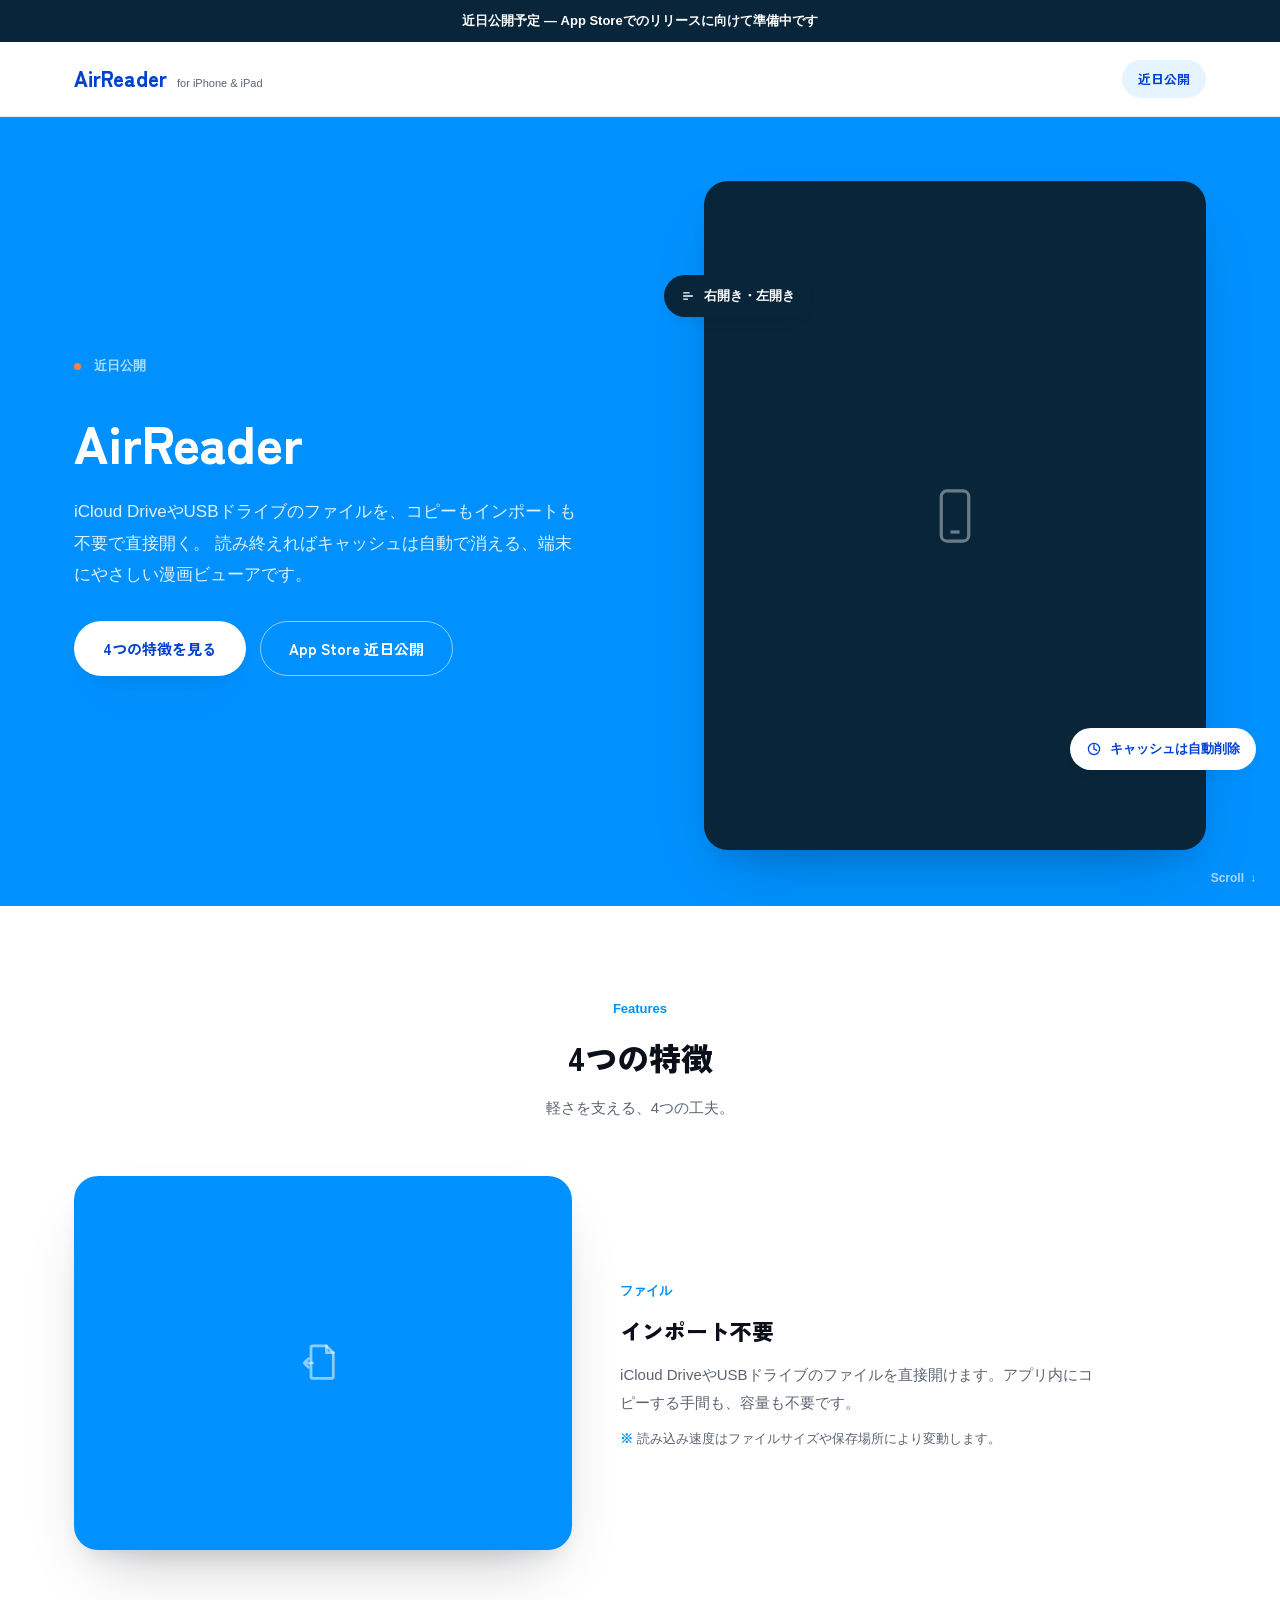
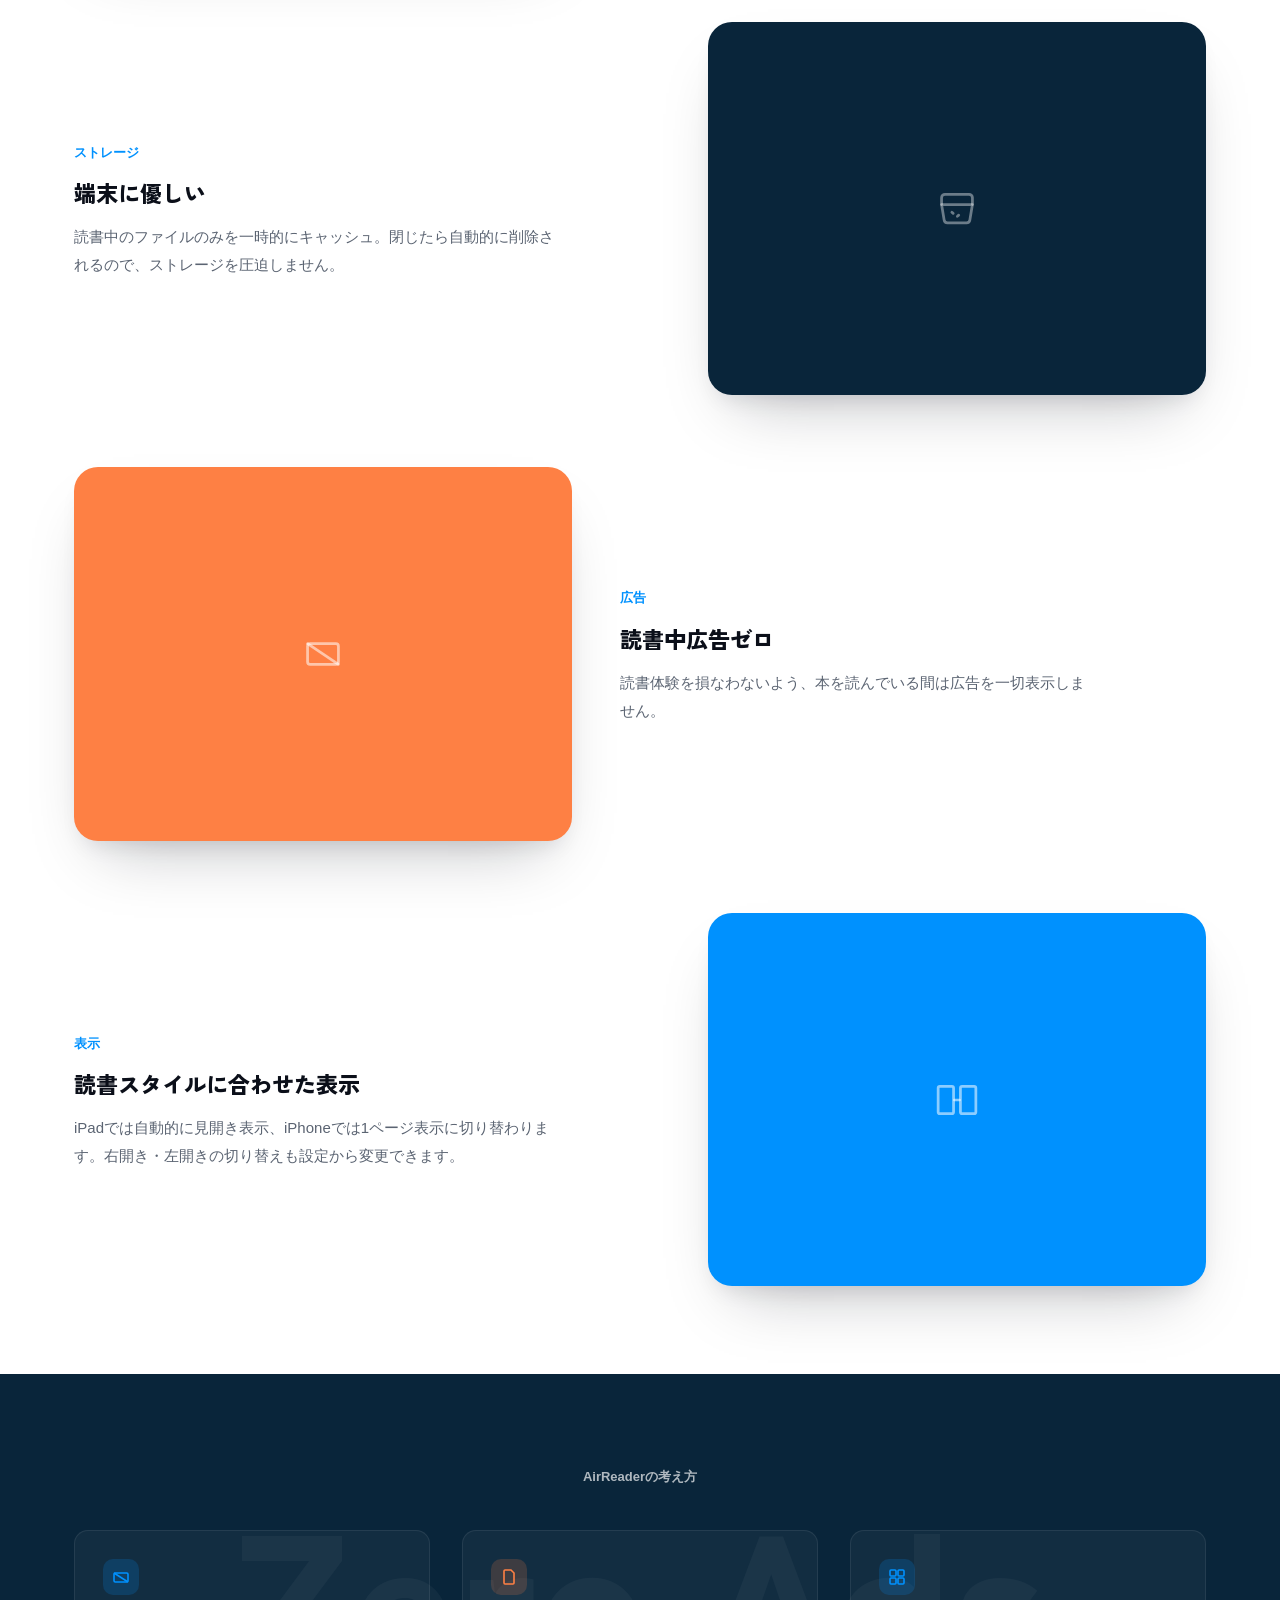
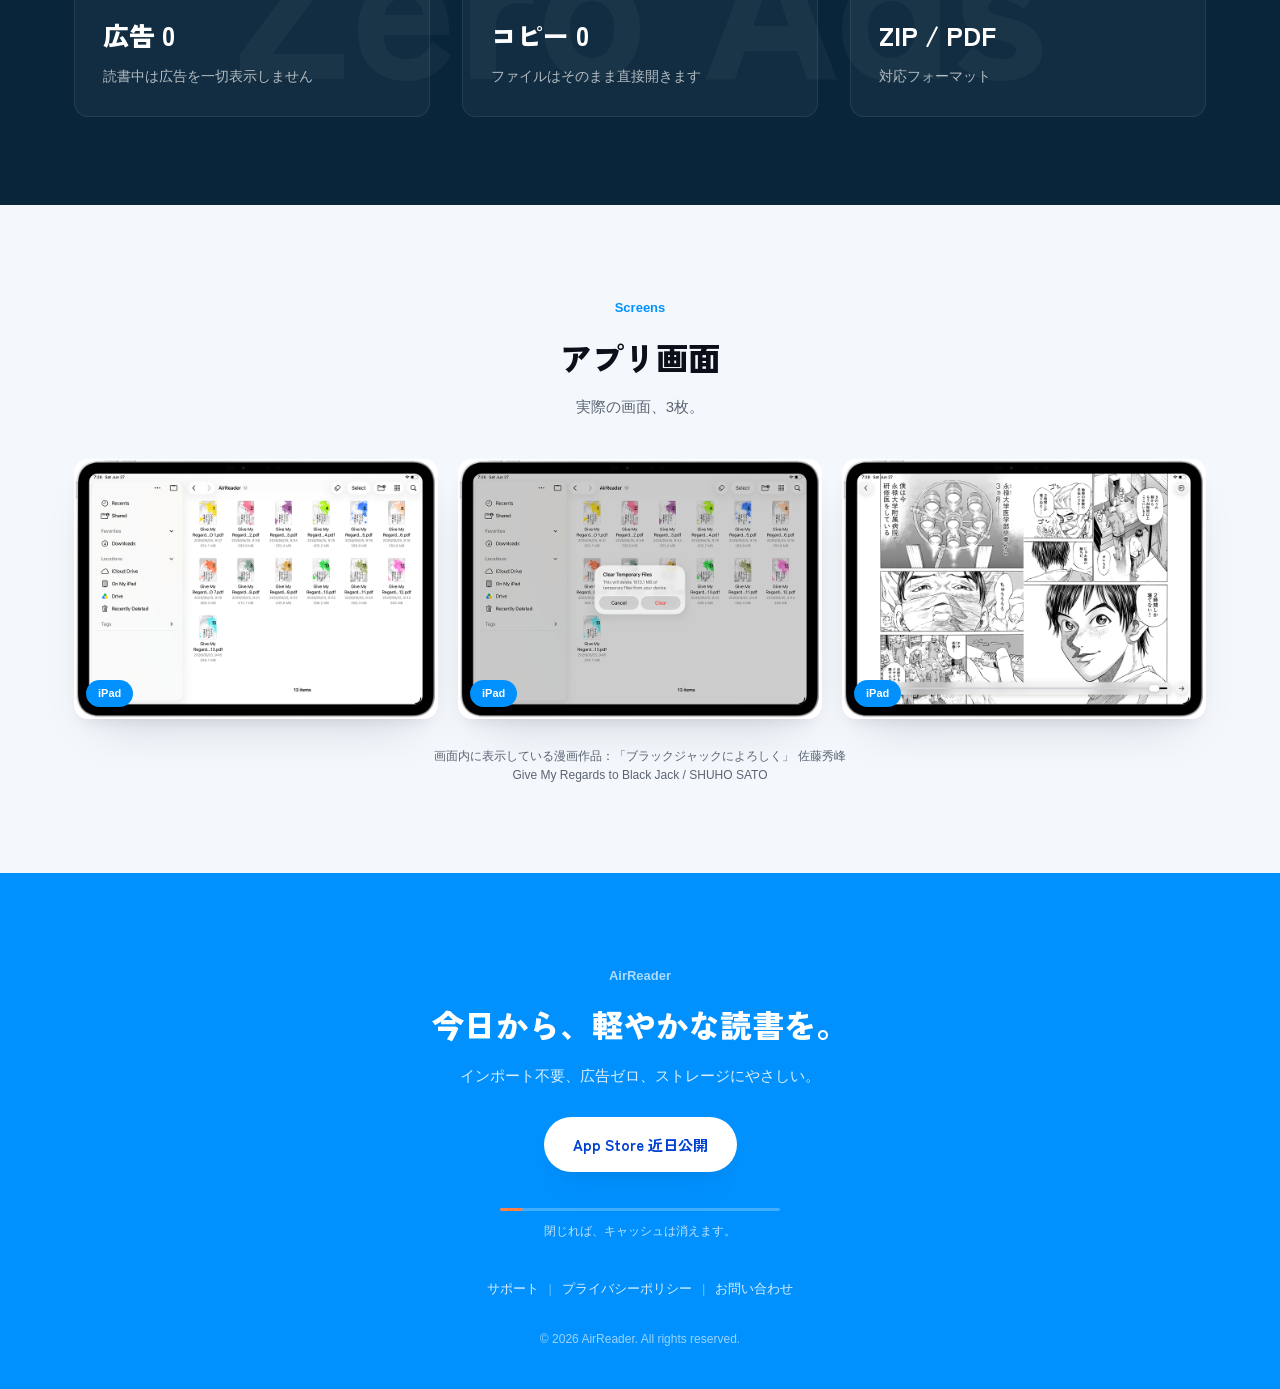
<file: index.html>
<!DOCTYPE html>
<html lang="ja">
<head>
    <meta charset="UTF-8">
    <meta name="viewport" content="width=device-width, initial-scale=1.0">
    <meta name="description" content="AirReader - 端末に優しい漫画リーダー。インポート不要で直接読める、容量を圧迫しない快適な読書体験。">
    <title>AirReader - 端末に優しい漫画リーダー</title>
    <link rel="stylesheet" href="style.css">
</head>
<body>
    <a class="skip-link" href="#main">メインコンテンツへスキップ</a>

    <p class="prelaunch-banner">近日公開予定 — App Storeでのリリースに向けて準備中です</p>

    <header class="masthead">
        <div class="container masthead__inner">
            <a href="index.html" class="masthead__logo">AirReader<span>for iPhone &amp; iPad</span></a>
            <span class="status-badge">近日公開</span>
        </div>
    </header>

    <main id="main">
        <section class="hero">
            <div class="container hero__inner">
                <div class="hero__copy">
                    <p class="eyebrow eyebrow--on-brand"><span class="status-dot" aria-hidden="true"></span>近日公開</p>
                    <h1 class="hero__title">AirReader</h1>
                    <p class="hero__lead">
                        iCloud DriveやUSBドライブのファイルを、コピーもインポートも不要で直接開く。
                        読み終えればキャッシュは自動で消える、端末にやさしい漫画ビューアです。
                    </p>
                    <div class="hero__actions">
                        <a href="#features" class="pill pill--solid-light">4つの特徴を見る</a>
                        <span class="pill pill--ghost-light pill--status">App Store 近日公開</span>
                    </div>
                </div>

                <!-- TODO: 新デザインに合わせた端末モックアップ画像が出来たら、.hero__visual の中身を差し替えてください -->
                <div class="hero__visual">
                    <div class="device-placeholder device-placeholder--hero" aria-hidden="true">
                        <svg viewBox="0 0 28 28" fill="none" stroke="currentColor" stroke-width="1.4">
                            <rect x="8" y="3" width="12" height="22" rx="2.5"/>
                            <path d="M12 21h4"/>
                        </svg>
                    </div>
                    <span class="chip chip--dark chip--pos-a">
                        <svg viewBox="0 0 20 20" fill="none" stroke="currentColor" stroke-width="1.6" aria-hidden="true"><path d="M4 6h8M4 10h12M4 14h6"/></svg>
                        右開き・左開き
                    </span>
                    <span class="chip chip--light chip--pos-b">
                        <svg viewBox="0 0 20 20" fill="none" stroke="currentColor" stroke-width="1.6" aria-hidden="true"><path d="M10 4v6l4 2"/><circle cx="10" cy="10" r="7"/></svg>
                        キャッシュは自動削除
                    </span>
                </div>
            </div>
            <p class="hero__scroll">Scroll<span aria-hidden="true">↓</span></p>
        </section>

        <section class="features" id="features">
            <div class="container features__head">
                <p class="eyebrow">Features</p>
                <h2 class="features__title">4つの特徴</h2>
                <p class="features__sub">軽さを支える、4つの工夫。</p>
            </div>

            <div class="container features__list">
                <div class="feature-row">
                    <!-- TODO: 新デザインに合わせた端末モックアップ画像に差し替え -->
                    <div class="device-placeholder device-placeholder--row device-placeholder--brand">
                        <svg viewBox="0 0 28 28" fill="none" stroke="currentColor" stroke-width="1.6" stroke-linecap="round" stroke-linejoin="round" aria-hidden="true">
                            <path d="M8 4h8l4 4v14a1 1 0 0 1-1 1H8a1 1 0 0 1-1-1V5a1 1 0 0 1 1-1Z"/>
                            <path d="M16 4v4h4"/>
                            <path d="M3 14h5M5.5 11.5 3 14l2.5 2.5"/>
                        </svg>
                    </div>
                    <div class="feature-row__body">
                        <p class="eyebrow">ファイル</p>
                        <h3 class="feature-row__title">インポート不要</h3>
                        <p class="feature-row__text">iCloud DriveやUSBドライブのファイルを直接開けます。アプリ内にコピーする手間も、容量も不要です。</p>
                        <p class="feature-row__note"><span class="note-mark">※</span> 読み込み速度はファイルサイズや保存場所により変動します。</p>
                    </div>
                </div>

                <div class="feature-row feature-row--reverse">
                    <!-- TODO: 新デザインに合わせた端末モックアップ画像に差し替え -->
                    <div class="device-placeholder device-placeholder--row device-placeholder--navy">
                        <svg viewBox="0 0 28 28" fill="none" stroke="currentColor" stroke-width="1.6" stroke-linecap="round" stroke-linejoin="round" aria-hidden="true">
                            <path d="M5 12V8a2 2 0 0 1 2-2h14a2 2 0 0 1 2 2v4"/>
                            <path d="M5 12h18l-1.5 9a2 2 0 0 1-2 1.7H8.5a2 2 0 0 1-2-1.7L5 12Z"/>
                            <path d="M11 16.5 14 19l3-2.5" stroke-dasharray="1 3.2"/>
                        </svg>
                    </div>
                    <div class="feature-row__body">
                        <p class="eyebrow">ストレージ</p>
                        <h3 class="feature-row__title">端末に優しい</h3>
                        <p class="feature-row__text">読書中のファイルのみを一時的にキャッシュ。閉じたら自動的に削除されるので、ストレージを圧迫しません。</p>
                    </div>
                </div>

                <div class="feature-row">
                    <!-- TODO: 新デザインに合わせた端末モックアップ画像に差し替え -->
                    <div class="device-placeholder device-placeholder--row device-placeholder--orange">
                        <svg viewBox="0 0 28 28" fill="none" stroke="currentColor" stroke-width="1.6" stroke-linecap="round" stroke-linejoin="round" aria-hidden="true">
                            <rect x="5" y="8" width="18" height="12" rx="1.5"/>
                            <path d="M5 8l18 12"/>
                        </svg>
                    </div>
                    <div class="feature-row__body">
                        <p class="eyebrow">広告</p>
                        <h3 class="feature-row__title">読書中広告ゼロ</h3>
                        <p class="feature-row__text">読書体験を損なわないよう、本を読んでいる間は広告を一切表示しません。</p>
                    </div>
                </div>

                <div class="feature-row feature-row--reverse">
                    <!-- TODO: 新デザインに合わせた端末モックアップ画像に差し替え -->
                    <div class="device-placeholder device-placeholder--row device-placeholder--brand">
                        <svg viewBox="0 0 28 28" fill="none" stroke="currentColor" stroke-width="1.6" stroke-linecap="round" stroke-linejoin="round" aria-hidden="true">
                            <rect x="3" y="6" width="9" height="16" rx="1"/>
                            <rect x="16" y="6" width="9" height="16" rx="1"/>
                            <path d="M12.5 14h3"/>
                        </svg>
                    </div>
                    <div class="feature-row__body">
                        <p class="eyebrow">表示</p>
                        <h3 class="feature-row__title">読書スタイルに合わせた表示</h3>
                        <p class="feature-row__text">iPadでは自動的に見開き表示、iPhoneでは1ページ表示に切り替わります。右開き・左開きの切り替えも設定から変更できます。</p>
                    </div>
                </div>
            </div>
        </section>

        <section class="value-band">
            <p class="value-band__watermark" aria-hidden="true">Zero Ads</p>
            <div class="container value-band__inner">
                <p class="eyebrow eyebrow--on-brand">AirReaderの考え方</p>
                <div class="value-band__grid">
                    <div class="value-tile">
                        <span class="value-tile__icon value-tile__icon--brand" aria-hidden="true">
                            <svg viewBox="0 0 20 20" fill="none" stroke="currentColor" stroke-width="1.6"><rect x="3" y="6" width="14" height="9" rx="1.2"/><path d="M3 6l14 9"/></svg>
                        </span>
                        <p class="value-tile__num">広告 0</p>
                        <p class="value-tile__label">読書中は広告を一切表示しません</p>
                    </div>
                    <div class="value-tile">
                        <span class="value-tile__icon value-tile__icon--orange" aria-hidden="true">
                            <svg viewBox="0 0 20 20" fill="none" stroke="currentColor" stroke-width="1.6"><path d="M6 3h6l3 3v10a1 1 0 0 1-1 1H6a1 1 0 0 1-1-1V4a1 1 0 0 1 1-1Z"/></svg>
                        </span>
                        <p class="value-tile__num">コピー 0</p>
                        <p class="value-tile__label">ファイルはそのまま直接開きます</p>
                    </div>
                    <div class="value-tile">
                        <span class="value-tile__icon value-tile__icon--brand" aria-hidden="true">
                            <svg viewBox="0 0 20 20" fill="none" stroke="currentColor" stroke-width="1.6"><rect x="3" y="3" width="6" height="6" rx="1"/><rect x="11" y="3" width="6" height="6" rx="1"/><rect x="3" y="11" width="6" height="6" rx="1"/><rect x="11" y="11" width="6" height="6" rx="1"/></svg>
                        </span>
                        <p class="value-tile__num">ZIP / PDF</p>
                        <p class="value-tile__label">対応フォーマット</p>
                    </div>
                </div>
            </div>
        </section>

        <section class="gallery">
            <div class="container gallery__head">
                <p class="eyebrow">Screens</p>
                <h2 class="gallery__title">アプリ画面</h2>
                <p class="gallery__sub">実際の画面、3枚。</p>
            </div>
            <div class="container gallery__grid">
                <div class="float-card">
                    <img src="iPad_1.png" alt="iPadのファイル一覧画面のスクリーンショット">
                    <span class="float-card__tag">iPad</span>
                </div>
                <div class="float-card">
                    <img src="iPad_2.png" alt="iPadでキャッシュ削除を確認するダイアログのスクリーンショット">
                    <span class="float-card__tag">iPad</span>
                </div>
                <div class="float-card">
                    <img src="iPad_3.png" alt="iPadで漫画を見開き表示しているスクリーンショット">
                    <span class="float-card__tag">iPad</span>
                </div>
            </div>
            <p class="container gallery__credit">
                画面内に表示している漫画作品：「ブラックジャックによろしく」 佐藤秀峰<br>
                Give My Regards to Black Jack / SHUHO SATO
            </p>
        </section>
    </main>

    <footer class="closing">
        <div class="container">
            <p class="eyebrow eyebrow--on-brand">AirReader</p>
            <h2 class="closing__title">今日から、軽やかな読書を。</h2>
            <p class="closing__lead">インポート不要、広告ゼロ、ストレージにやさしい。</p>
            <!-- TODO: 公開後、ここに実際のApp StoreのリンクをCTAとして設置してください -->
            <span class="pill pill--solid-light pill--status">App Store 近日公開</span>

            <div class="cache-bar" data-cache-bar>
                <div class="cache-bar__track" aria-hidden="true"><div class="cache-bar__fill"></div></div>
                <p class="cache-bar__caption">閉じれば、キャッシュは消えます。</p>
            </div>

            <div class="closing__links">
                <a href="support.html">サポート</a>
                <span class="closing__divider">|</span>
                <a href="privacy-policy.html">プライバシーポリシー</a>
                <span class="closing__divider">|</span>
                <button type="button" class="link-button" data-email-link>お問い合わせ</button>
            </div>
            <p class="closing__copyright">&copy; 2026 AirReader. All rights reserved.</p>
        </div>
    </footer>

    <script>
        (function () {
            var bar = document.querySelector('[data-cache-bar]');
            if (!bar || !('IntersectionObserver' in window)) return;
            var observer = new IntersectionObserver(function (entries) {
                entries.forEach(function (entry) {
                    if (entry.isIntersecting) {
                        bar.classList.add('is-visible');
                        observer.disconnect();
                    }
                });
            }, { threshold: 0.6 });
            observer.observe(bar);
        })();
    </script>
    <script src="contact.js" defer></script>
</body>
</html>
</file>
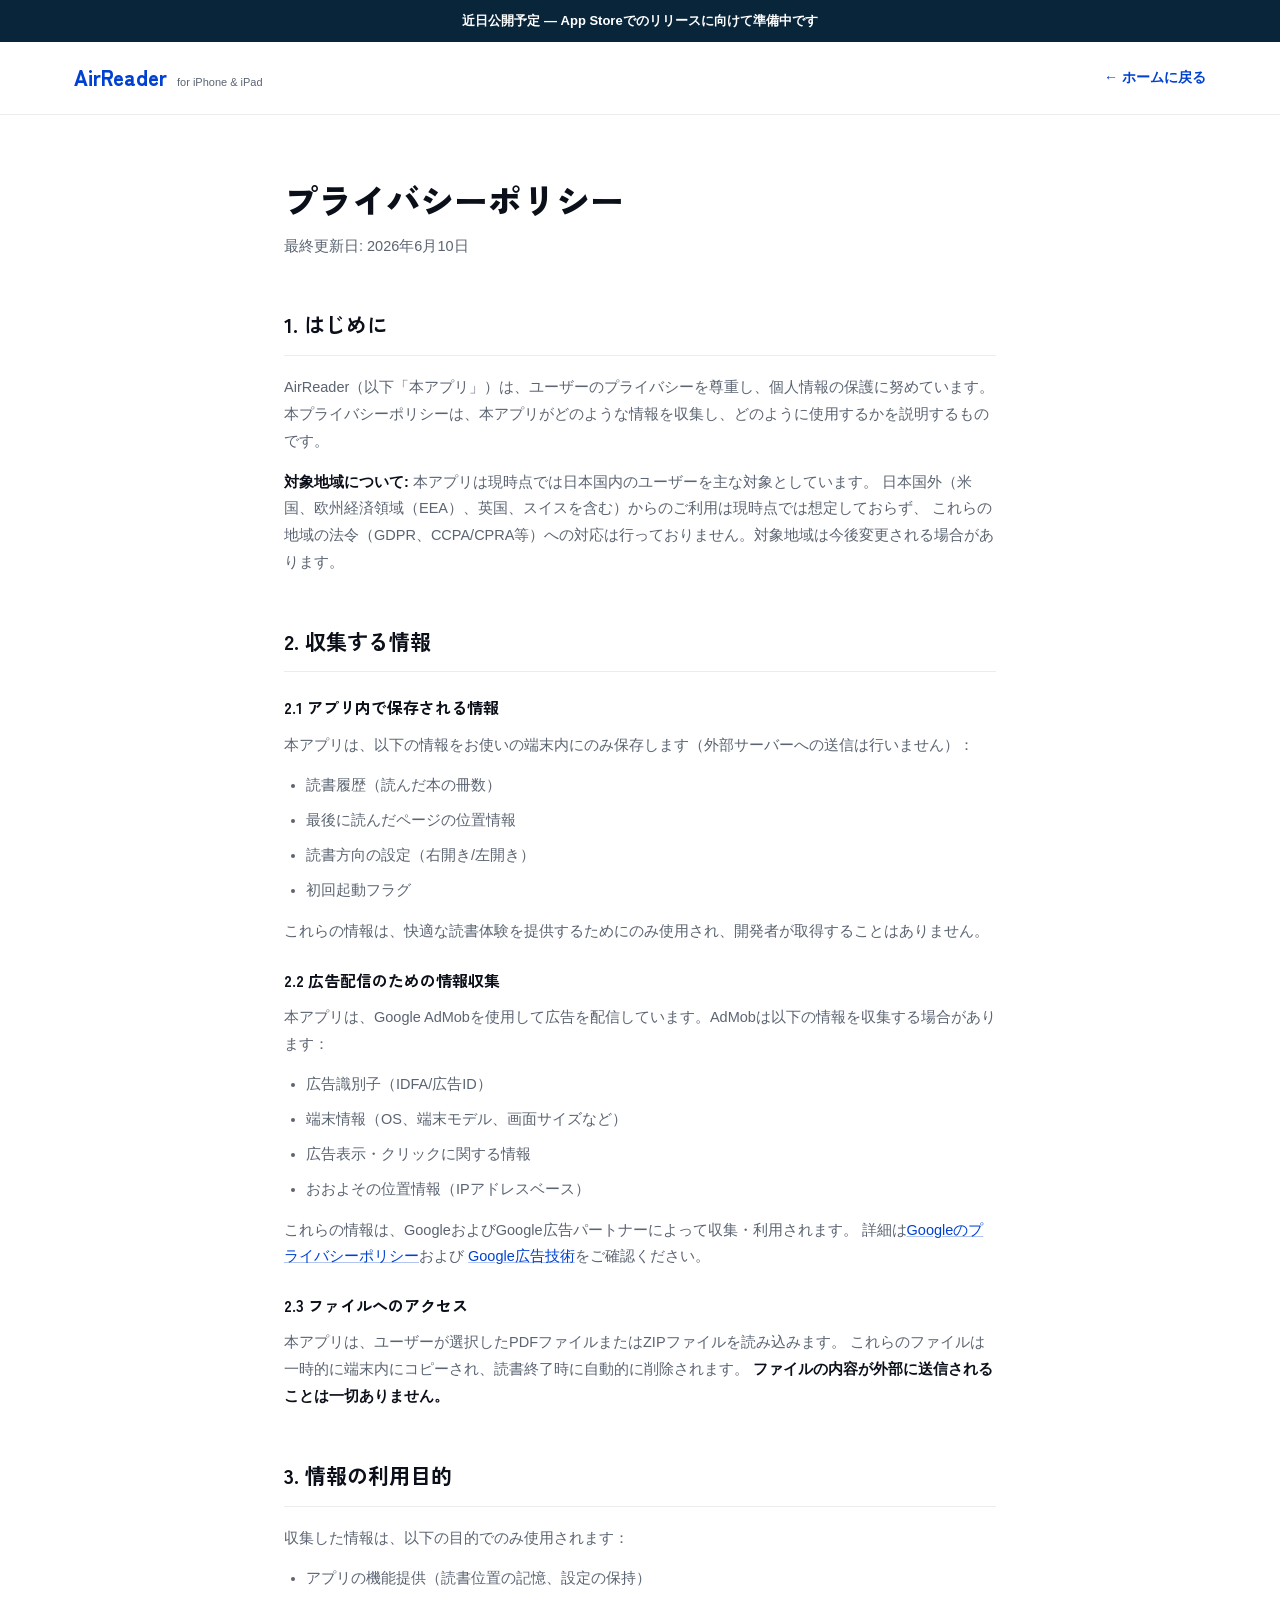
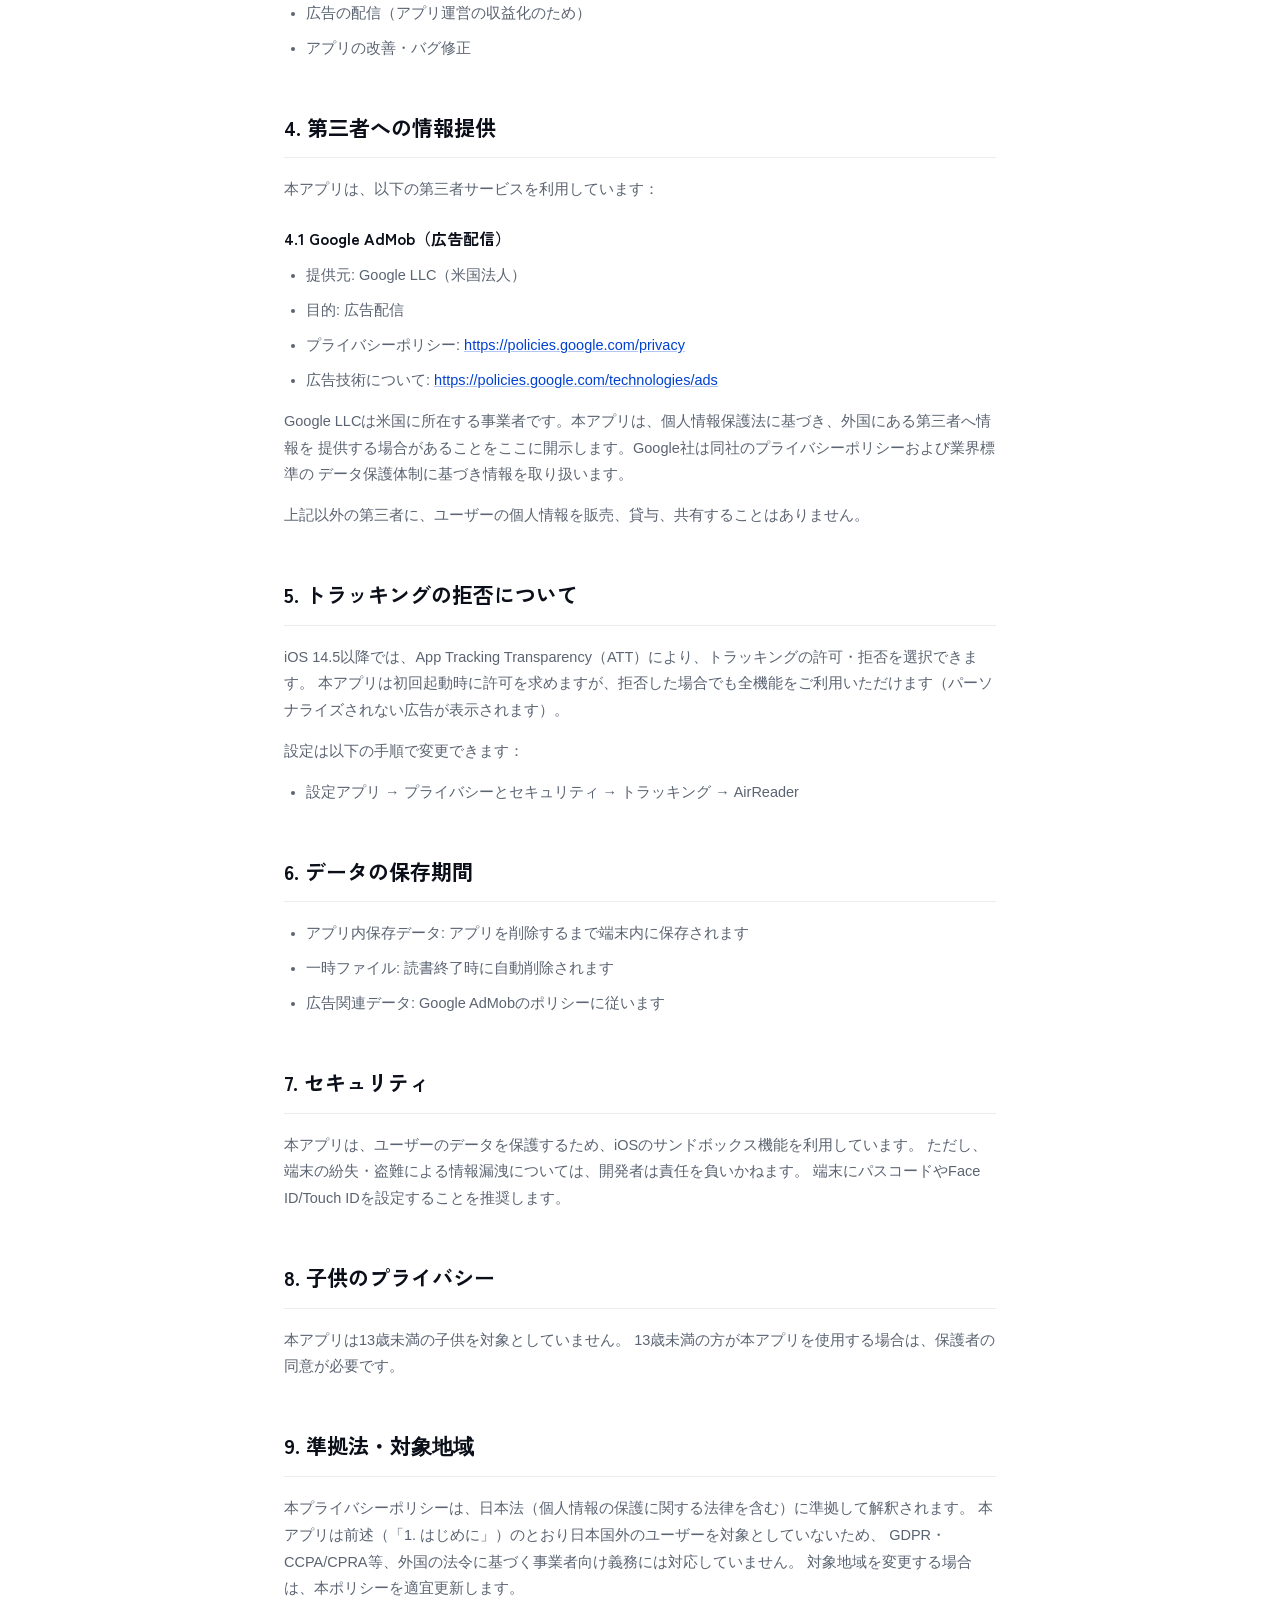
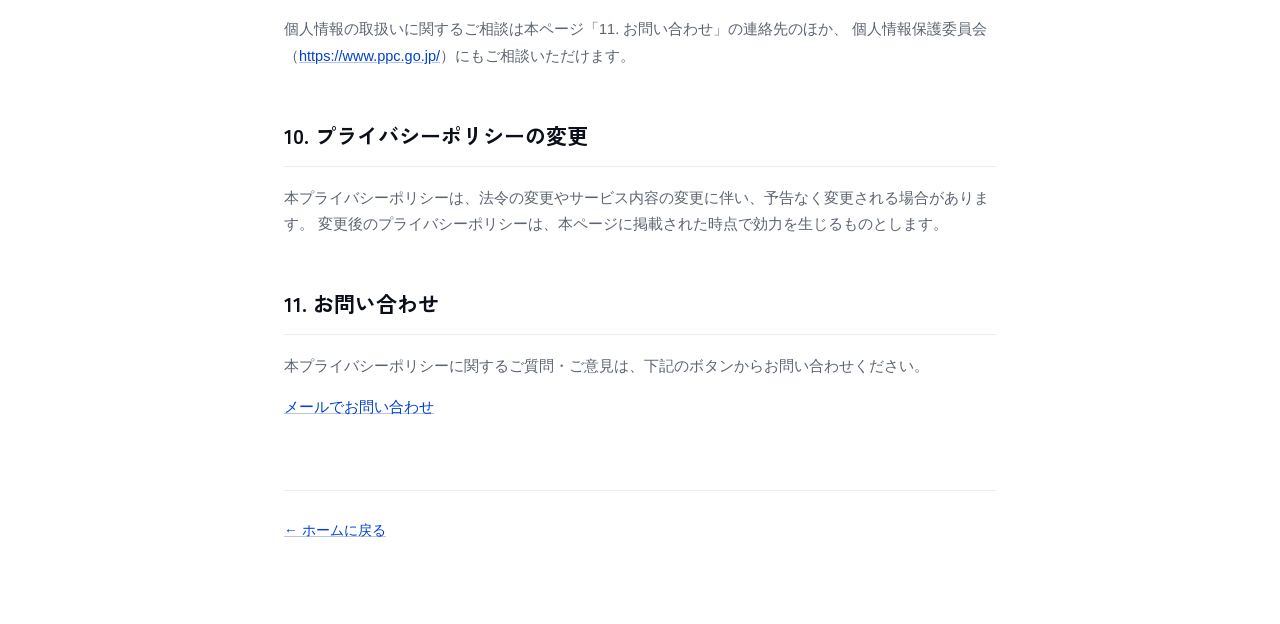
<file: privacy-policy.html>
<!--
    NOTE: このファイルはテンプレートです。法的助言ではありません。
    公開前に必ず内容を確認し、実際の状況に合わせて更新してください。
    特に「最終更新日」「連絡先メールアドレス」「利用する第三者サービス」は要確認です。
-->
<!DOCTYPE html>
<html lang="ja">
<head>
    <meta charset="UTF-8">
    <meta name="viewport" content="width=device-width, initial-scale=1.0">
    <meta name="description" content="AirReader プライバシーポリシー - 収集する情報、広告配信（Google AdMob）、トラッキングに関する説明。">
    <title>プライバシーポリシー - AirReader</title>
    <link rel="stylesheet" href="style.css">
</head>
<body>
    <a class="skip-link" href="#main">メインコンテンツへスキップ</a>

    <p class="prelaunch-banner">近日公開予定 — App Storeでのリリースに向けて準備中です</p>

    <header class="masthead">
        <div class="container masthead__inner">
            <a href="index.html" class="masthead__logo">AirReader<span>for iPhone &amp; iPad</span></a>
            <a href="index.html" class="masthead__back">← ホームに戻る</a>
        </div>
    </header>

    <div class="page-content" id="main">
        <h1>プライバシーポリシー</h1>
        <!-- TODO: 公開前に最終更新日を確認・更新してください -->
        <p class="page-meta">最終更新日: 2026年6月10日</p>

        <h2>1. はじめに</h2>
        <p>
            AirReader（以下「本アプリ」）は、ユーザーのプライバシーを尊重し、個人情報の保護に努めています。
            本プライバシーポリシーは、本アプリがどのような情報を収集し、どのように使用するかを説明するものです。
        </p>
        <p>
            <strong>対象地域について:</strong> 本アプリは現時点では日本国内のユーザーを主な対象としています。
            日本国外（米国、欧州経済領域（EEA）、英国、スイスを含む）からのご利用は現時点では想定しておらず、
            これらの地域の法令（GDPR、CCPA/CPRA等）への対応は行っておりません。対象地域は今後変更される場合があります。
        </p>

        <h2>2. 収集する情報</h2>

        <h3>2.1 アプリ内で保存される情報</h3>
        <p>本アプリは、以下の情報をお使いの端末内にのみ保存します（外部サーバーへの送信は行いません）：</p>
        <ul>
            <li>読書履歴（読んだ本の冊数）</li>
            <li>最後に読んだページの位置情報</li>
            <li>読書方向の設定（右開き/左開き）</li>
            <li>初回起動フラグ</li>
        </ul>
        <p>これらの情報は、快適な読書体験を提供するためにのみ使用され、開発者が取得することはありません。</p>

        <h3>2.2 広告配信のための情報収集</h3>
        <p>本アプリは、Google AdMobを使用して広告を配信しています。AdMobは以下の情報を収集する場合があります：</p>
        <ul>
            <li>広告識別子（IDFA/広告ID）</li>
            <li>端末情報（OS、端末モデル、画面サイズなど）</li>
            <li>広告表示・クリックに関する情報</li>
            <li>おおよその位置情報（IPアドレスベース）</li>
        </ul>
        <p>
            これらの情報は、GoogleおよびGoogle広告パートナーによって収集・利用されます。
            詳細は<a href="https://policies.google.com/privacy" target="_blank">Googleのプライバシーポリシー</a>および
            <a href="https://policies.google.com/technologies/ads" target="_blank">Google広告技術</a>をご確認ください。
        </p>

        <h3>2.3 ファイルへのアクセス</h3>
        <p>
            本アプリは、ユーザーが選択したPDFファイルまたはZIPファイルを読み込みます。
            これらのファイルは一時的に端末内にコピーされ、読書終了時に自動的に削除されます。
            <strong>ファイルの内容が外部に送信されることは一切ありません。</strong>
        </p>

        <h2>3. 情報の利用目的</h2>
        <p>収集した情報は、以下の目的でのみ使用されます：</p>
        <ul>
            <li>アプリの機能提供（読書位置の記憶、設定の保持）</li>
            <li>広告の配信（アプリ運営の収益化のため）</li>
            <li>アプリの改善・バグ修正</li>
        </ul>

        <h2>4. 第三者への情報提供</h2>
        <p>本アプリは、以下の第三者サービスを利用しています：</p>

        <h3>4.1 Google AdMob（広告配信）</h3>
        <ul>
            <li>提供元: Google LLC（米国法人）</li>
            <li>目的: 広告配信</li>
            <li>プライバシーポリシー: <a href="https://policies.google.com/privacy" target="_blank">https://policies.google.com/privacy</a></li>
            <li>広告技術について: <a href="https://policies.google.com/technologies/ads" target="_blank">https://policies.google.com/technologies/ads</a></li>
        </ul>
        <p>
            Google LLCは米国に所在する事業者です。本アプリは、個人情報保護法に基づき、外国にある第三者へ情報を
            提供する場合があることをここに開示します。Google社は同社のプライバシーポリシーおよび業界標準の
            データ保護体制に基づき情報を取り扱います。
        </p>
        <p>
            上記以外の第三者に、ユーザーの個人情報を販売、貸与、共有することはありません。
        </p>

        <h2>5. トラッキングの拒否について</h2>
        <p>
            iOS 14.5以降では、App Tracking Transparency（ATT）により、トラッキングの許可・拒否を選択できます。
            本アプリは初回起動時に許可を求めますが、拒否した場合でも全機能をご利用いただけます（パーソナライズされない広告が表示されます）。
        </p>
        <p>設定は以下の手順で変更できます：</p>
        <ul>
            <li>設定アプリ → プライバシーとセキュリティ → トラッキング → AirReader</li>
        </ul>

        <h2>6. データの保存期間</h2>
        <ul>
            <li>アプリ内保存データ: アプリを削除するまで端末内に保存されます</li>
            <li>一時ファイル: 読書終了時に自動削除されます</li>
            <li>広告関連データ: Google AdMobのポリシーに従います</li>
        </ul>

        <h2>7. セキュリティ</h2>
        <p>
            本アプリは、ユーザーのデータを保護するため、iOSのサンドボックス機能を利用しています。
            ただし、端末の紛失・盗難による情報漏洩については、開発者は責任を負いかねます。
            端末にパスコードやFace ID/Touch IDを設定することを推奨します。
        </p>

        <h2>8. 子供のプライバシー</h2>
        <p>
            本アプリは13歳未満の子供を対象としていません。
            13歳未満の方が本アプリを使用する場合は、保護者の同意が必要です。
        </p>

        <h2>9. 準拠法・対象地域</h2>
        <p>
            本プライバシーポリシーは、日本法（個人情報の保護に関する法律を含む）に準拠して解釈されます。
            本アプリは前述（「1. はじめに」）のとおり日本国外のユーザーを対象としていないため、
            GDPR・CCPA/CPRA等、外国の法令に基づく事業者向け義務には対応していません。
            対象地域を変更する場合は、本ポリシーを適宜更新します。
        </p>
        <p>
            個人情報の取扱いに関するご相談は本ページ「11. お問い合わせ」の連絡先のほか、
            個人情報保護委員会（<a href="https://www.ppc.go.jp/" target="_blank">https://www.ppc.go.jp/</a>）にもご相談いただけます。
        </p>

        <h2>10. プライバシーポリシーの変更</h2>
        <p>
            本プライバシーポリシーは、法令の変更やサービス内容の変更に伴い、予告なく変更される場合があります。
            変更後のプライバシーポリシーは、本ページに掲載された時点で効力を生じるものとします。
        </p>

        <h2>11. お問い合わせ</h2>
        <p>
            本プライバシーポリシーに関するご質問・ご意見は、下記のボタンからお問い合わせください。
        </p>
        <p>
            <button type="button" class="link-button" data-email-link>メールでお問い合わせ</button>
        </p>

        <a href="index.html" class="back-link">← ホームに戻る</a>
    </div>
    <script src="contact.js" defer></script>
</body>
</html>
</file>
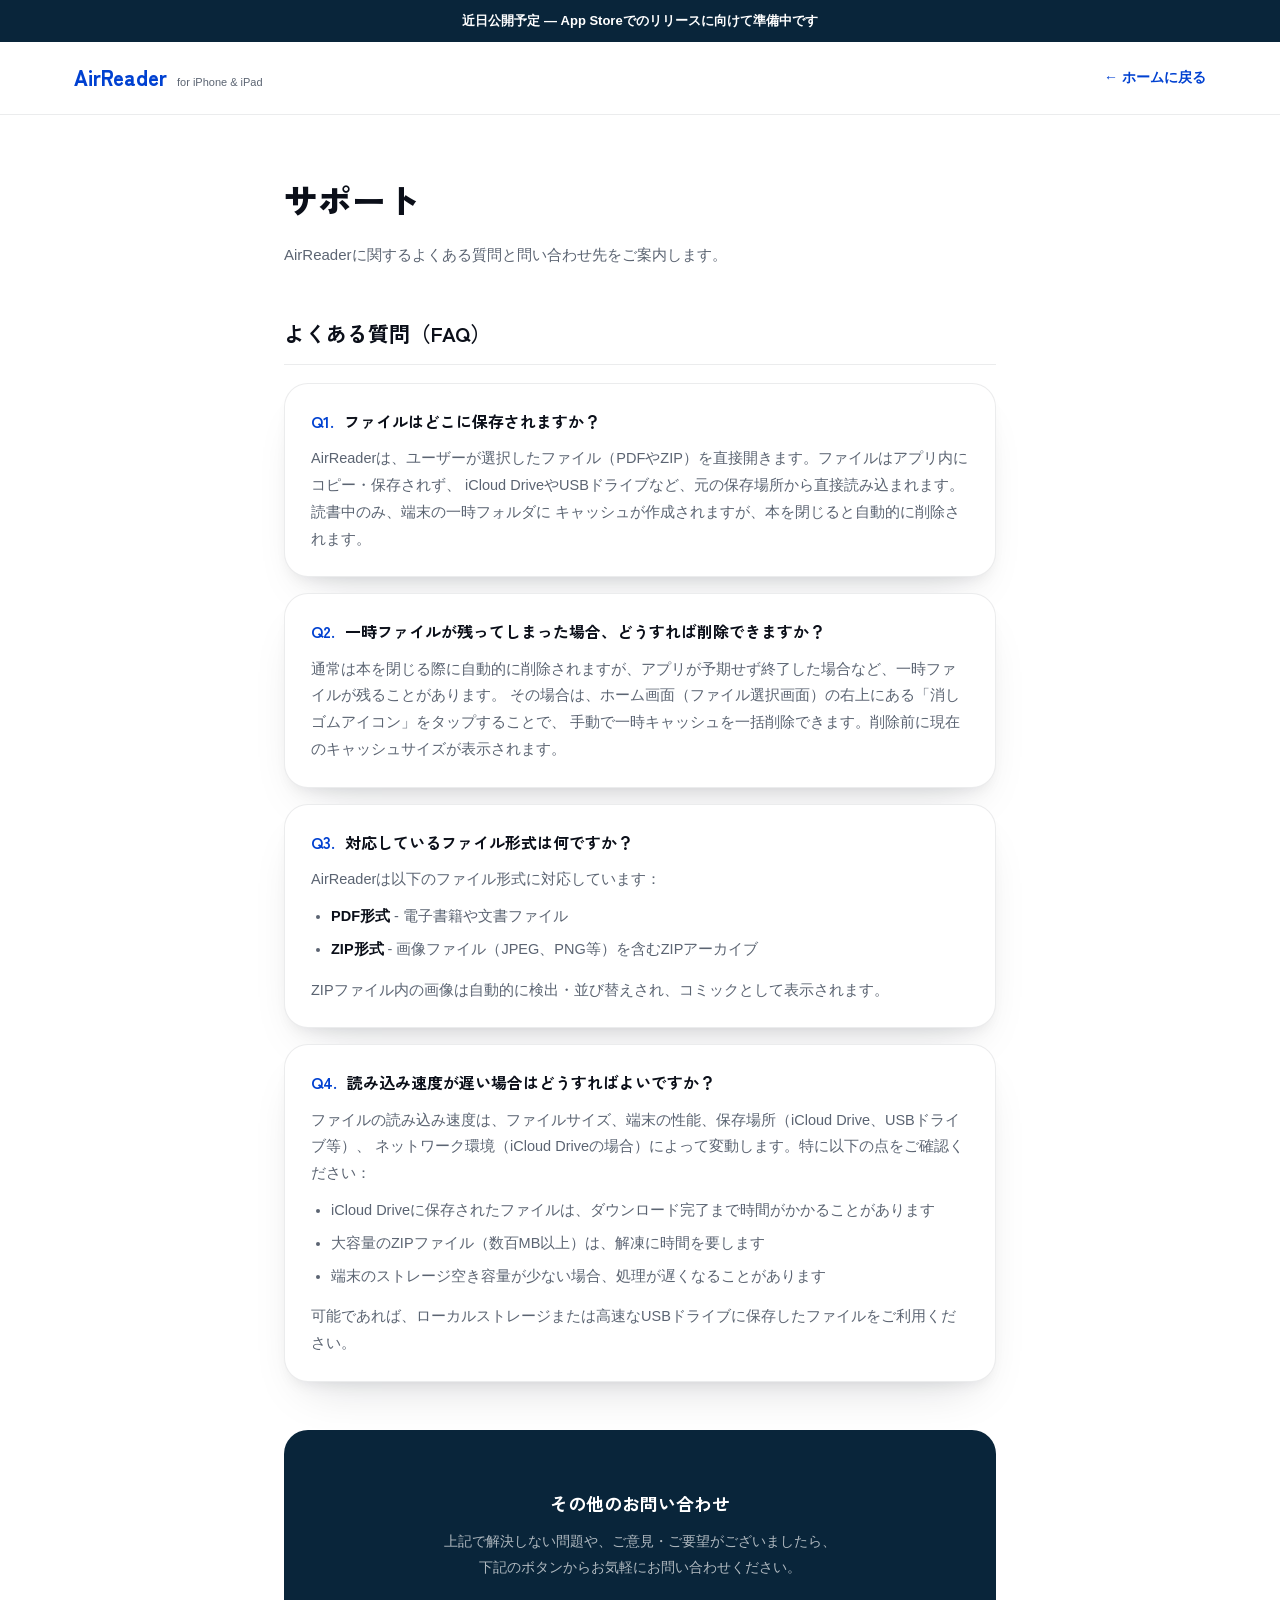
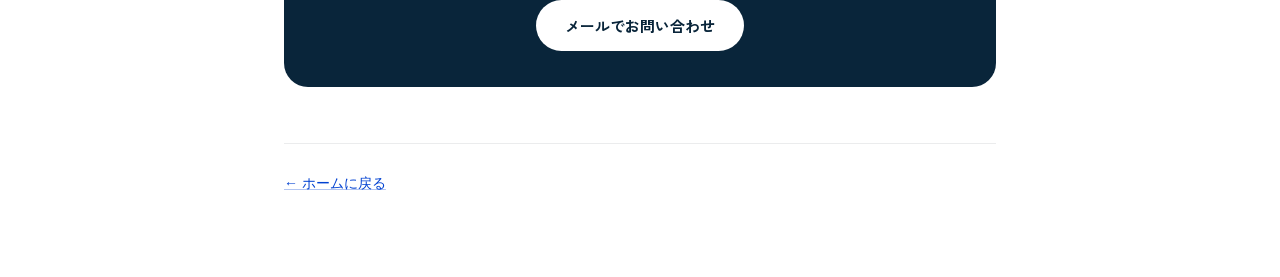
<file: support.html>
<!DOCTYPE html>
<html lang="ja">
<head>
    <meta charset="UTF-8">
    <meta name="viewport" content="width=device-width, initial-scale=1.0">
    <meta name="description" content="AirReader サポート - よくある質問と問い合わせ先">
    <title>サポート - AirReader</title>
    <link rel="stylesheet" href="style.css">
</head>
<body>
    <a class="skip-link" href="#main">メインコンテンツへスキップ</a>

    <p class="prelaunch-banner">近日公開予定 — App Storeでのリリースに向けて準備中です</p>

    <header class="masthead">
        <div class="container masthead__inner">
            <a href="index.html" class="masthead__logo">AirReader<span>for iPhone &amp; iPad</span></a>
            <a href="index.html" class="masthead__back">← ホームに戻る</a>
        </div>
    </header>

    <div class="page-content" id="main">
        <h1>サポート</h1>
        <p class="page-lede">AirReaderに関するよくある質問と問い合わせ先をご案内します。</p>

        <h2>よくある質問（FAQ）</h2>

        <div class="faq-item">
            <div class="faq-q"><span class="faq-tag">Q1.</span> ファイルはどこに保存されますか？</div>
            <div class="faq-a">
                AirReaderは、ユーザーが選択したファイル（PDFやZIP）を直接開きます。ファイルはアプリ内にコピー・保存されず、
                iCloud DriveやUSBドライブなど、元の保存場所から直接読み込まれます。読書中のみ、端末の一時フォルダに
                キャッシュが作成されますが、本を閉じると自動的に削除されます。
            </div>
        </div>

        <div class="faq-item">
            <div class="faq-q"><span class="faq-tag">Q2.</span> 一時ファイルが残ってしまった場合、どうすれば削除できますか？</div>
            <div class="faq-a">
                通常は本を閉じる際に自動的に削除されますが、アプリが予期せず終了した場合など、一時ファイルが残ることがあります。
                その場合は、ホーム画面（ファイル選択画面）の右上にある「消しゴムアイコン」をタップすることで、
                手動で一時キャッシュを一括削除できます。削除前に現在のキャッシュサイズが表示されます。
            </div>
        </div>

        <div class="faq-item">
            <div class="faq-q"><span class="faq-tag">Q3.</span> 対応しているファイル形式は何ですか？</div>
            <div class="faq-a">
                AirReaderは以下のファイル形式に対応しています：
                <ul>
                    <li><strong>PDF形式</strong> - 電子書籍や文書ファイル</li>
                    <li><strong>ZIP形式</strong> - 画像ファイル（JPEG、PNG等）を含むZIPアーカイブ</li>
                </ul>
                ZIPファイル内の画像は自動的に検出・並び替えされ、コミックとして表示されます。
            </div>
        </div>

        <div class="faq-item">
            <div class="faq-q"><span class="faq-tag">Q4.</span> 読み込み速度が遅い場合はどうすればよいですか？</div>
            <div class="faq-a">
                ファイルの読み込み速度は、ファイルサイズ、端末の性能、保存場所（iCloud Drive、USBドライブ等）、
                ネットワーク環境（iCloud Driveの場合）によって変動します。特に以下の点をご確認ください：
                <ul>
                    <li>iCloud Driveに保存されたファイルは、ダウンロード完了まで時間がかかることがあります</li>
                    <li>大容量のZIPファイル（数百MB以上）は、解凍に時間を要します</li>
                    <li>端末のストレージ空き容量が少ない場合、処理が遅くなることがあります</li>
                </ul>
                可能であれば、ローカルストレージまたは高速なUSBドライブに保存したファイルをご利用ください。
            </div>
        </div>

        <div class="contact-box">
            <h3>その他のお問い合わせ</h3>
            <p>
                上記で解決しない問題や、ご意見・ご要望がございましたら、<br>
                下記のボタンからお気軽にお問い合わせください。
            </p>
            <button type="button" class="pill" data-email-link>メールでお問い合わせ</button>
        </div>

        <a href="index.html" class="back-link">← ホームに戻る</a>
    </div>
    <script src="contact.js" defer></script>
</body>
</html>
</file>
<file: style.css>
/* ============================================================
   AirReader — Design system: "Brand Blue"
   参照（payn.io）のテイスト — 鮮やかなブランドブルー、ピル型ボタン、
   太い見出し、写真/モックアップ+浮遊チップのヒーロー、濃紺の数値帯 —
   をAirReaderの実際のコピーと機能に合わせて再構成。
   ============================================================ */

* {
    margin: 0;
    padding: 0;
    box-sizing: border-box;
}

/* 見出し用フォント: 自前ホスティング（見出しで実際に使う文字のみのサブセット）
   外部CDNには通信せず、本文は引き続きシステムフォントでオフライン安定性を保つ */
@font-face {
    font-family: 'Zen Kaku Gothic New';
    font-style: normal;
    font-weight: 700;
    font-display: swap;
    src: url('fonts/ZenKakuGothicNew-700.woff2') format('woff2');
}

@font-face {
    font-family: 'Zen Kaku Gothic New';
    font-style: normal;
    font-weight: 900;
    font-display: swap;
    src: url('fonts/ZenKakuGothicNew-900.woff2') format('woff2');
}

:root {
    /* --- color: 鮮やかなブランドブルーを主役に、ネイビーを一箇所だけの濃色アンカー、
       オレンジを控えめな第二アクセントとして使う --- */
    --brand: #0091FE;
    --brand-deep: #0041D1;
    --navy: #09253A;
    --orange: #FE8044;

    --white: #FFFFFF;
    --paper: #FFFFFF;       /* page / section background */
    --paper-tint: #F4F8FD;  /* very light blue-tinted alt section background */
    --line: rgba(11, 15, 25, 0.08);

    --ink: #0B0F19;
    --ink-soft: #5B6472;

    /* text-on-brand: 大きい太字見出し・ボタンのみに使う（本文サイズには使わない） */
    --on-brand: #FFFFFF;
    --on-navy: #FFFFFF;
    --on-navy-soft: rgba(255, 255, 255, 0.68);

    --radius: 24px;
    --radius-sm: 14px;
    --shadow: 0 24px 48px -24px rgba(11, 15, 25, 0.18), 0 8px 16px -8px rgba(11, 15, 25, 0.10);
    --shadow-deep: 0 32px 64px -28px rgba(11, 15, 25, 0.28), 0 12px 24px -12px rgba(11, 15, 25, 0.14);

    --z-skip-link: 100;

    --font-display: 'Zen Kaku Gothic New', -apple-system, 'Hiragino Sans', 'Hiragino Kaku Gothic ProN', sans-serif;
    --font-body: -apple-system, 'Hiragino Kaku Gothic ProN', 'Hiragino Sans', sans-serif;
}

/* このサイトはブランドカラー主体の固定デザイン（参照サイトと同様、OSのダーク
   モードに応じた配色反転は行わない）。本文の読みやすさのみ、わずかに調整する。 */
@media (prefers-color-scheme: dark) {
    :root {
        --ink-soft: #6B7480;
    }
}

html {
    scroll-behavior: smooth;
}

@media (prefers-reduced-motion: reduce) {
    html {
        scroll-behavior: auto;
    }
    *, *::before, *::after {
        animation-duration: 0.001ms !important;
        animation-iteration-count: 1 !important;
        transition-duration: 0.001ms !important;
    }
}

body {
    font-family: var(--font-body);
    background-color: var(--paper);
    color: var(--ink);
    line-height: 1.7;
    -webkit-font-smoothing: antialiased;
}

a {
    color: var(--brand);
}

img {
    max-width: 100%;
}

:focus-visible {
    outline: 3px solid var(--brand-deep);
    outline-offset: 2px;
}

.hero :focus-visible,
.value-band :focus-visible,
.closing :focus-visible {
    outline-color: var(--white);
}

.skip-link {
    position: absolute;
    left: -999px;
    top: 0;
    background: var(--ink);
    color: var(--white);
    padding: 10px 16px;
    z-index: var(--z-skip-link);
}

.skip-link:focus {
    left: 12px;
    top: 12px;
}

.container {
    max-width: 1180px;
    margin: 0 auto;
    padding: 0 24px;
}

.eyebrow {
    font-size: 13px;
    font-weight: 700;
    color: var(--brand);
    display: inline-flex;
    align-items: center;
    gap: 6px;
    margin-bottom: 10px;
}

.eyebrow--on-brand {
    color: var(--on-navy-soft);
}

h1, h2, h3,
.hero__title, .features__title, .gallery__title, .closing__title {
    text-wrap: balance;
}

p, .hero__lead, .feature-row__text, .page-content p, .faq-a, .closing__lead {
    text-wrap: pretty;
}

/* ============================================================
   ピル型ボタン
   ============================================================ */

.pill {
    display: inline-flex;
    align-items: center;
    gap: 8px;
    font-family: var(--font-display);
    font-weight: 700;
    font-size: 15px;
    text-decoration: none;
    padding: 14px 28px;
    border-radius: 999px;
    border: 1.5px solid transparent;
    transition: color 150ms ease-out, background-color 150ms ease-out, border-color 150ms ease-out, box-shadow 150ms ease-out;
}

.pill--outline {
    border-color: var(--brand);
    color: var(--brand);
    background: transparent;
}

.pill--outline:hover,
.pill--outline:focus-visible {
    background: var(--brand);
    color: var(--on-brand);
}

.pill--solid-light {
    background: var(--white);
    color: var(--brand-deep);
    box-shadow: var(--shadow);
}

.pill--solid-light:hover,
.pill--solid-light:focus-visible {
    background: var(--navy);
    color: var(--white);
}

.pill--ghost-light {
    border-color: rgba(255, 255, 255, 0.55);
    color: var(--on-brand);
    background: transparent;
}

.pill--ghost-light:hover,
.pill--ghost-light:focus-visible {
    background: rgba(255, 255, 255, 0.16);
    border-color: var(--white);
}

/* ============================================================
   公開前バナー / ステータス表示
   ============================================================ */

.prelaunch-banner {
    background: var(--navy);
    color: var(--white);
    text-align: center;
    font-size: 13px;
    font-weight: 700;
    padding: 10px 16px;
}

.status-badge {
    display: inline-flex;
    align-items: center;
    font-family: var(--font-display);
    font-weight: 700;
    font-size: 13px;
    color: var(--brand-deep);
    background: rgba(0, 145, 254, 0.10);
    padding: 8px 16px;
    border-radius: 999px;
}

.status-dot {
    width: 7px;
    height: 7px;
    border-radius: 50%;
    background: var(--orange);
    display: inline-block;
    margin-right: 7px;
}

.pill--status {
    cursor: default;
    pointer-events: none;
}

/* ============================================================
   マストヘッド
   ============================================================ */

.masthead {
    background: var(--white);
    border-bottom: 1px solid var(--line);
    padding: 18px 0;
}

.masthead__inner {
    display: flex;
    align-items: center;
    justify-content: space-between;
    flex-wrap: wrap;
    gap: 12px;
}

.masthead__logo {
    font-family: var(--font-display);
    font-weight: 900;
    font-size: 21px;
    color: var(--brand-deep);
    text-decoration: none;
    display: inline-flex;
    align-items: baseline;
    gap: 10px;
}

.masthead__logo span {
    font-family: var(--font-body);
    font-weight: 500;
    font-size: 11px;
    color: var(--ink-soft);
}

.masthead .pill {
    padding: 10px 22px;
    font-size: 14px;
}

.masthead__back {
    font-size: 14px;
    font-weight: 700;
    text-decoration: none;
    color: var(--brand-deep);
    display: inline-flex;
    align-items: center;
    gap: 6px;
}

.masthead__back:hover,
.masthead__back:focus-visible {
    color: var(--navy);
}

/* ============================================================
   ヒーロー（index.html のみ）
   ============================================================ */

.hero {
    background: var(--brand);
    padding: 64px 0 56px;
    position: relative;
    overflow: hidden;
}

.hero__inner {
    display: grid;
    grid-template-columns: 1fr 0.85fr;
    align-items: center;
    gap: 40px;
}

.hero__copy {
    display: flex;
    flex-direction: column;
    gap: 22px;
}

.hero__title {
    font-family: var(--font-display);
    font-weight: 900;
    font-size: clamp(32px, 4.4vw, 52px);
    line-height: 1.25;
    color: var(--on-brand);
}

.hero__title mark {
    background: none;
    color: var(--orange);
}

.hero__lead {
    font-size: 17px;
    line-height: 1.85;
    color: rgba(255, 255, 255, 0.88);
    max-width: 30em;
}

.hero__actions {
    display: flex;
    gap: 14px;
    flex-wrap: wrap;
    margin-top: 8px;
}

.hero__visual {
    position: relative;
}

.device-placeholder {
    background: var(--navy);
    color: rgba(255, 255, 255, 0.4);
    border-radius: var(--radius);
    box-shadow: var(--shadow-deep);
    display: flex;
    align-items: center;
    justify-content: center;
}

.device-placeholder--hero {
    aspect-ratio: 3 / 4;
    width: 100%;
}

.device-placeholder--hero svg {
    width: 64px;
    height: 64px;
}

.chip {
    position: absolute;
    display: inline-flex;
    align-items: center;
    gap: 8px;
    font-size: 13px;
    font-weight: 700;
    padding: 10px 16px;
    border-radius: 999px;
    box-shadow: var(--shadow);
    white-space: nowrap;
}

.chip svg {
    width: 16px;
    height: 16px;
    flex-shrink: 0;
}

.chip--dark {
    background: var(--navy);
    color: var(--white);
}

.chip--light {
    background: var(--white);
    color: var(--brand-deep);
}

.chip--pos-a {
    top: 14%;
    left: -8%;
}

.chip--pos-b {
    bottom: 12%;
    right: -10%;
}

.hero__scroll {
    position: absolute;
    right: 24px;
    bottom: 18px;
    display: flex;
    align-items: center;
    gap: 6px;
    font-size: 12px;
    font-weight: 700;
    color: rgba(255, 255, 255, 0.65);
}

/* ============================================================
   4つの特徴（交互レイアウト）
   ============================================================ */

.features {
    background: var(--paper);
    padding: 88px 0;
}

.features__head {
    text-align: center;
    margin-bottom: 56px;
}

.features__head .eyebrow {
    justify-content: center;
}

.features__title {
    font-family: var(--font-display);
    font-weight: 900;
    font-size: clamp(24px, 3vw, 32px);
    color: var(--ink);
}

.features__sub {
    margin-top: 10px;
    font-size: 15px;
    color: var(--ink-soft);
}

.features__list {
    display: flex;
    flex-direction: column;
    gap: 72px;
}

.feature-row {
    display: grid;
    grid-template-columns: 0.85fr 1fr;
    align-items: center;
    gap: 48px;
}

.feature-row--reverse {
    grid-template-columns: 1fr 0.85fr;
}

.feature-row--reverse .device-placeholder {
    order: 2;
}

.device-placeholder--row {
    aspect-ratio: 4 / 3;
}

.device-placeholder--row svg {
    width: 48px;
    height: 48px;
}

.device-placeholder--brand {
    background: var(--brand);
    color: rgba(255, 255, 255, 0.55);
}

.device-placeholder--navy {
    background: var(--navy);
    color: rgba(255, 255, 255, 0.4);
}

.device-placeholder--orange {
    background: var(--orange);
    color: rgba(255, 255, 255, 0.55);
}

.feature-row__title {
    font-family: var(--font-display);
    font-weight: 900;
    font-size: 22px;
    color: var(--ink);
    margin-bottom: 12px;
}

.feature-row__text {
    font-size: 15px;
    line-height: 1.85;
    color: var(--ink-soft);
    max-width: 32em;
}

.feature-row__note {
    margin-top: 12px;
    font-size: 12.5px;
    line-height: 1.7;
    color: var(--ink-soft);
}

.feature-row__note .note-mark {
    font-weight: 700;
    color: var(--brand);
}

/* ============================================================
   価値の数値帯（濃紺アンカー）
   ============================================================ */

.value-band {
    position: relative;
    background: var(--navy);
    padding: 88px 0;
    overflow: hidden;
}

.value-band__watermark {
    position: absolute;
    top: 50%;
    left: 50%;
    transform: translate(-50%, -50%);
    font-family: var(--font-display);
    font-weight: 900;
    font-size: clamp(80px, 16vw, 220px);
    color: rgba(255, 255, 255, 0.04);
    white-space: nowrap;
    line-height: 1;
    pointer-events: none;
}

.value-band__inner {
    position: relative;
    text-align: center;
}

.value-band__grid {
    margin-top: 32px;
    display: grid;
    grid-template-columns: repeat(3, 1fr);
    gap: 32px;
}

.value-tile {
    text-align: left;
    padding: 28px;
    border-radius: var(--radius-sm);
    background: rgba(255, 255, 255, 0.04);
    border: 1px solid rgba(255, 255, 255, 0.08);
}

.value-tile__icon {
    display: inline-flex;
    align-items: center;
    justify-content: center;
    width: 36px;
    height: 36px;
    border-radius: 10px;
    margin-bottom: 18px;
}

.value-tile__icon svg {
    width: 20px;
    height: 20px;
}

.value-tile__icon--brand {
    background: rgba(0, 145, 254, 0.18);
    color: var(--brand);
}

.value-tile__icon--orange {
    background: rgba(254, 128, 68, 0.18);
    color: var(--orange);
}

.value-tile__num {
    font-family: var(--font-display);
    font-weight: 900;
    font-size: 26px;
    color: var(--on-navy);
}

.value-tile__label {
    margin-top: 8px;
    font-size: 13.5px;
    line-height: 1.7;
    color: var(--on-navy-soft);
}

/* ============================================================
   アプリ画面
   ============================================================ */

.gallery {
    background: var(--paper-tint);
    padding: 88px 0;
}

.gallery__head {
    text-align: center;
    margin-bottom: 40px;
}

.gallery__head .eyebrow {
    justify-content: center;
}

.gallery__title {
    font-family: var(--font-display);
    font-weight: 900;
    font-size: clamp(24px, 3vw, 32px);
    color: var(--ink);
}

.gallery__sub {
    margin-top: 10px;
    font-size: 15px;
    color: var(--ink-soft);
}

.gallery__grid {
    display: grid;
    grid-template-columns: repeat(6, 1fr);
    align-items: start;
    gap: 24px 20px;
}

.gallery__credit {
    margin-top: 28px;
    font-size: 12px;
    line-height: 1.6;
    color: var(--ink-soft);
    text-align: center;
}

.float-card {
    position: relative;
    grid-column: span 2;
    background: var(--white);
    border-radius: var(--radius-sm);
    box-shadow: var(--shadow);
    overflow: hidden;
}

.float-card img {
    display: block;
    width: 100%;
    height: auto;
}

.float-card__tag {
    position: absolute;
    bottom: 12px;
    left: 12px;
    padding: 4px 12px;
    background: var(--brand);
    color: var(--white);
    font-size: 11px;
    font-weight: 700;
    border-radius: 999px;
}

/* ============================================================
   フッター（closing band）
   ============================================================ */

.closing {
    background: var(--brand);
    color: var(--on-brand);
    padding: 88px 0 40px;
    text-align: center;
}

.closing__title {
    font-family: var(--font-display);
    font-weight: 900;
    font-size: clamp(24px, 3vw, 32px);
}

.closing__lead {
    margin-top: 12px;
    font-size: 15px;
    color: rgba(255, 255, 255, 0.85);
}

.closing .pill {
    margin-top: 28px;
}

.cache-bar {
    max-width: 280px;
    margin: 36px auto 0;
}

.cache-bar__track {
    height: 3px;
    border-radius: 999px;
    background: rgba(255, 255, 255, 0.25);
    overflow: hidden;
}

.cache-bar__fill {
    height: 100%;
    width: 100%;
    border-radius: 999px;
    background: var(--orange);
    transform-origin: left;
    transition: transform 900ms ease-out;
}

.cache-bar.is-visible .cache-bar__fill {
    transform: scaleX(0.08);
}

.cache-bar__caption {
    margin-top: 10px;
    font-size: 12px;
    color: rgba(255, 255, 255, 0.75);
}

.closing__links {
    margin-top: 36px;
    display: flex;
    justify-content: center;
    gap: 10px;
    flex-wrap: wrap;
    font-size: 13px;
}

.closing__links a,
.closing__links .link-button {
    color: rgba(255, 255, 255, 0.85);
    text-decoration: none;
    border-bottom: 1px solid transparent;
    transition: color 150ms ease-out, border-color 150ms ease-out;
}

.closing__links a:hover,
.closing__links a:focus-visible,
.closing__links .link-button:hover,
.closing__links .link-button:focus-visible {
    color: var(--white);
    border-bottom-color: currentColor;
}

/* ボタン要素をリンクのように見せる（メールアドレスを静的HTMLに残さないための仕組み） */
.link-button {
    background: none;
    border: none;
    padding: 0;
    margin: 0;
    font: inherit;
    cursor: pointer;
    display: inline;
}

.closing__divider {
    color: rgba(255, 255, 255, 0.4);
}

.closing__copyright {
    margin-top: 28px;
    font-size: 12px;
    color: rgba(255, 255, 255, 0.6);
}

/* ============================================================
   サブページ共通（サポート / プライバシーポリシー）
   ============================================================ */

.page-content {
    max-width: 760px;
    margin: 0 auto;
    padding: 56px 24px 80px;
}

.page-content h1 {
    font-family: var(--font-display);
    font-weight: 900;
    font-size: clamp(26px, 3.4vw, 34px);
    color: var(--ink);
}

.page-content > p.page-lede {
    margin-top: 12px;
    color: var(--ink-soft);
    font-size: 15px;
}

.page-content h2 {
    font-family: var(--font-display);
    font-weight: 700;
    font-size: 21px;
    color: var(--ink);
    margin-top: 48px;
    margin-bottom: 18px;
    padding-bottom: 12px;
    border-bottom: 1px solid var(--line);
}

.page-content h3 {
    font-family: var(--font-display);
    font-weight: 700;
    font-size: 16px;
    color: var(--ink);
    margin-top: 22px;
    margin-bottom: 10px;
}

.page-content p {
    margin-bottom: 14px;
    line-height: 1.85;
    color: var(--ink-soft);
    font-size: 14.5px;
}

.page-content ul {
    margin-bottom: 14px;
    padding-left: 22px;
}

.page-content li {
    margin-bottom: 8px;
    line-height: 1.85;
    color: var(--ink-soft);
    font-size: 14.5px;
}

.page-content strong {
    color: var(--ink);
}

.page-content a,
.page-content .link-button {
    color: var(--brand-deep);
    text-decoration: underline;
    text-decoration-color: rgba(0, 65, 209, 0.3);
}

.page-meta {
    font-size: 13px;
    color: var(--ink-soft);
    margin-top: 4px;
}

.faq-item {
    background: var(--white);
    border: 1px solid var(--line);
    border-radius: var(--radius);
    box-shadow: var(--shadow);
    padding: 24px 26px;
    margin-bottom: 16px;
}

.faq-q {
    font-family: var(--font-display);
    font-weight: 700;
    font-size: 16px;
    color: var(--ink);
    margin-bottom: 10px;
    display: flex;
    gap: 10px;
}

.faq-q .faq-tag {
    color: var(--brand-deep);
    flex-shrink: 0;
}

.faq-a {
    color: var(--ink-soft);
    line-height: 1.85;
    font-size: 14.5px;
}

.faq-a ul {
    margin-top: 10px;
    padding-left: 20px;
}

.faq-a li {
    color: var(--ink-soft);
    font-size: 14.5px;
    line-height: 1.85;
    margin-bottom: 6px;
}

.contact-box {
    background: var(--navy);
    color: var(--on-navy);
    border-radius: var(--radius);
    padding: 36px 28px;
    margin-top: 48px;
    text-align: center;
}

.contact-box h3 {
    font-family: var(--font-display);
    font-weight: 700;
    font-size: 18px;
    color: var(--on-navy);
}

.contact-box p {
    color: var(--on-navy-soft);
    font-size: 14px;
    margin-top: 10px;
    margin-bottom: 0;
}

.contact-box .pill {
    margin-top: 20px;
    background: var(--white);
    color: var(--navy);
}

.contact-box .pill:hover,
.contact-box .pill:focus-visible {
    background: var(--orange);
    color: var(--white);
}

.contact-box .contact-email {
    display: block;
    margin-top: 14px;
    font-size: 13px;
    color: rgba(255, 255, 255, 0.55);
}

.back-link {
    display: inline-flex;
    align-items: center;
    gap: 6px;
    margin-top: 56px;
    padding-top: 28px;
    border-top: 1px solid var(--line);
    width: 100%;
    color: var(--ink-soft);
    text-decoration: none;
    font-size: 14px;
    transition: color 150ms ease-out;
}

.back-link:hover,
.back-link:focus-visible {
    color: var(--brand-deep);
}

/* ============================================================
   レスポンシブ
   ============================================================ */

@media (max-width: 900px) {
    .hero__inner {
        grid-template-columns: 1fr;
    }

    .hero__visual {
        max-width: 320px;
        margin: 0 auto;
    }

    .feature-row,
    .feature-row--reverse {
        grid-template-columns: 1fr;
        gap: 28px;
    }

    .feature-row--reverse .device-placeholder {
        order: 0;
    }

    .device-placeholder--row {
        max-width: 360px;
        margin: 0 auto;
    }

    .value-band__grid {
        grid-template-columns: 1fr;
        gap: 16px;
    }

    .gallery__grid {
        grid-template-columns: repeat(2, 1fr);
    }

    .float-card {
        grid-column: span 1;
    }
}

@media (max-width: 620px) {
    .hero {
        padding: 48px 0 64px;
    }

    .hero__title {
        font-size: 30px;
    }

    .chip {
        font-size: 12px;
        padding: 8px 12px;
    }

    .chip--pos-a {
        left: 4%;
    }

    .chip--pos-b {
        right: 4%;
    }

    .hero__scroll {
        display: none;
    }

    .features,
    .value-band,
    .gallery {
        padding: 64px 0;
    }

    .closing {
        padding: 64px 0 32px;
    }

    .gallery__grid {
        grid-template-columns: 1fr;
    }
}

@media (max-width: 480px) {
    .container,
    .features__head,
    .gallery__head {
        padding-left: 18px;
        padding-right: 18px;
    }

    .page-content {
        padding: 40px 18px 60px;
    }
}
</file>
